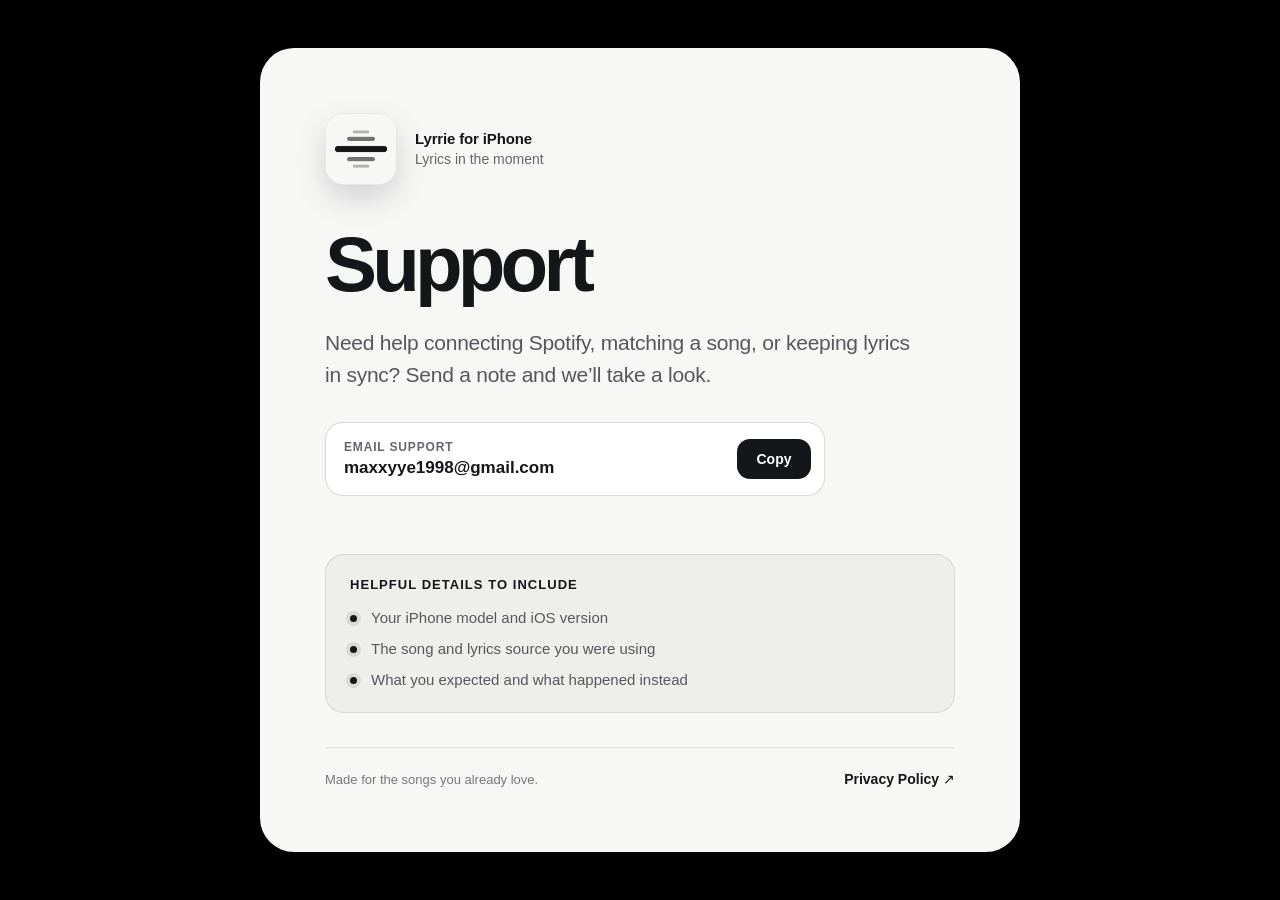
<file: index.html>
<!doctype html>
<html lang="en">
  <head>
    <meta charset="utf-8" />
    <meta name="viewport" content="width=device-width, initial-scale=1" />
    <title>Lyrrie Support</title>
    <meta
      name="description"
      content="Support and privacy information for Lyrrie, synchronized lyrics for Spotify on iPhone."
    />
    <link rel="icon" href="assets/app-icon.png" />
    <link rel="apple-touch-icon" href="assets/app-icon.png" />
    <link rel="stylesheet" href="styles.css" />
    <meta property="og:type" content="website" />
    <meta property="og:url" content="https://maxpoi.github.io/Lyrrie/" />
    <meta property="og:title" content="Lyrrie — Lyrics in the moment" />
    <meta
      property="og:description"
      content="Support and privacy information for Lyrrie on iPhone."
    />
    <meta property="og:image" content="https://maxpoi.github.io/Lyrrie/assets/og.png" />
    <meta property="og:image:width" content="1536" />
    <meta property="og:image:height" content="1024" />
    <meta property="og:image:alt" content="Lyrrie — Lyrics in the moment" />
    <meta name="twitter:card" content="summary_large_image" />
    <meta name="twitter:title" content="Lyrrie — Lyrics in the moment" />
    <meta
      name="twitter:description"
      content="Support and privacy information for Lyrrie on iPhone."
    />
    <meta name="twitter:image" content="https://maxpoi.github.io/Lyrrie/assets/og.png" />
    <script src="script.js" defer></script>
  </head>
  <body>
    <main class="page-shell">
      <article class="support-card">
        <header class="card-header">
          <img class="app-icon" src="assets/app-icon.png" alt="Lyrrie app icon" />
          <div>
            <p class="eyebrow">Lyrrie for iPhone</p>
            <p class="microcopy">Lyrics in the moment</p>
          </div>
        </header>

        <section class="hero-copy">
          <h1>Support</h1>
          <p class="lede">
            Need help connecting Spotify, matching a song, or keeping lyrics in sync?
            Send a note and we’ll take a look.
          </p>
        </section>

        <div class="email-block">
          <button class="copy-email" type="button" data-copy-email aria-describedby="copy-status">
            <span class="email-content">
              <span class="email-label">Email support</span>
              <span class="email-address">maxxyye1998@gmail.com</span>
            </span>
            <span class="copy-action" data-copy-action>Copy</span>
          </button>
          <p class="copy-status" id="copy-status" data-copy-status aria-live="polite"></p>
        </div>

        <section class="help-note" aria-labelledby="help-note-title">
          <p class="section-kicker" id="help-note-title">Helpful details to include</p>
          <ul>
            <li>Your iPhone model and iOS version</li>
            <li>The song and lyrics source you were using</li>
            <li>What you expected and what happened instead</li>
          </ul>
        </section>

        <footer class="card-footer">
          <p>Made for the songs you already love.</p>
          <a class="text-link" href="privacy/">Privacy Policy <span aria-hidden="true">↗</span></a>
        </footer>
      </article>
    </main>
  </body>
</html>
</file>
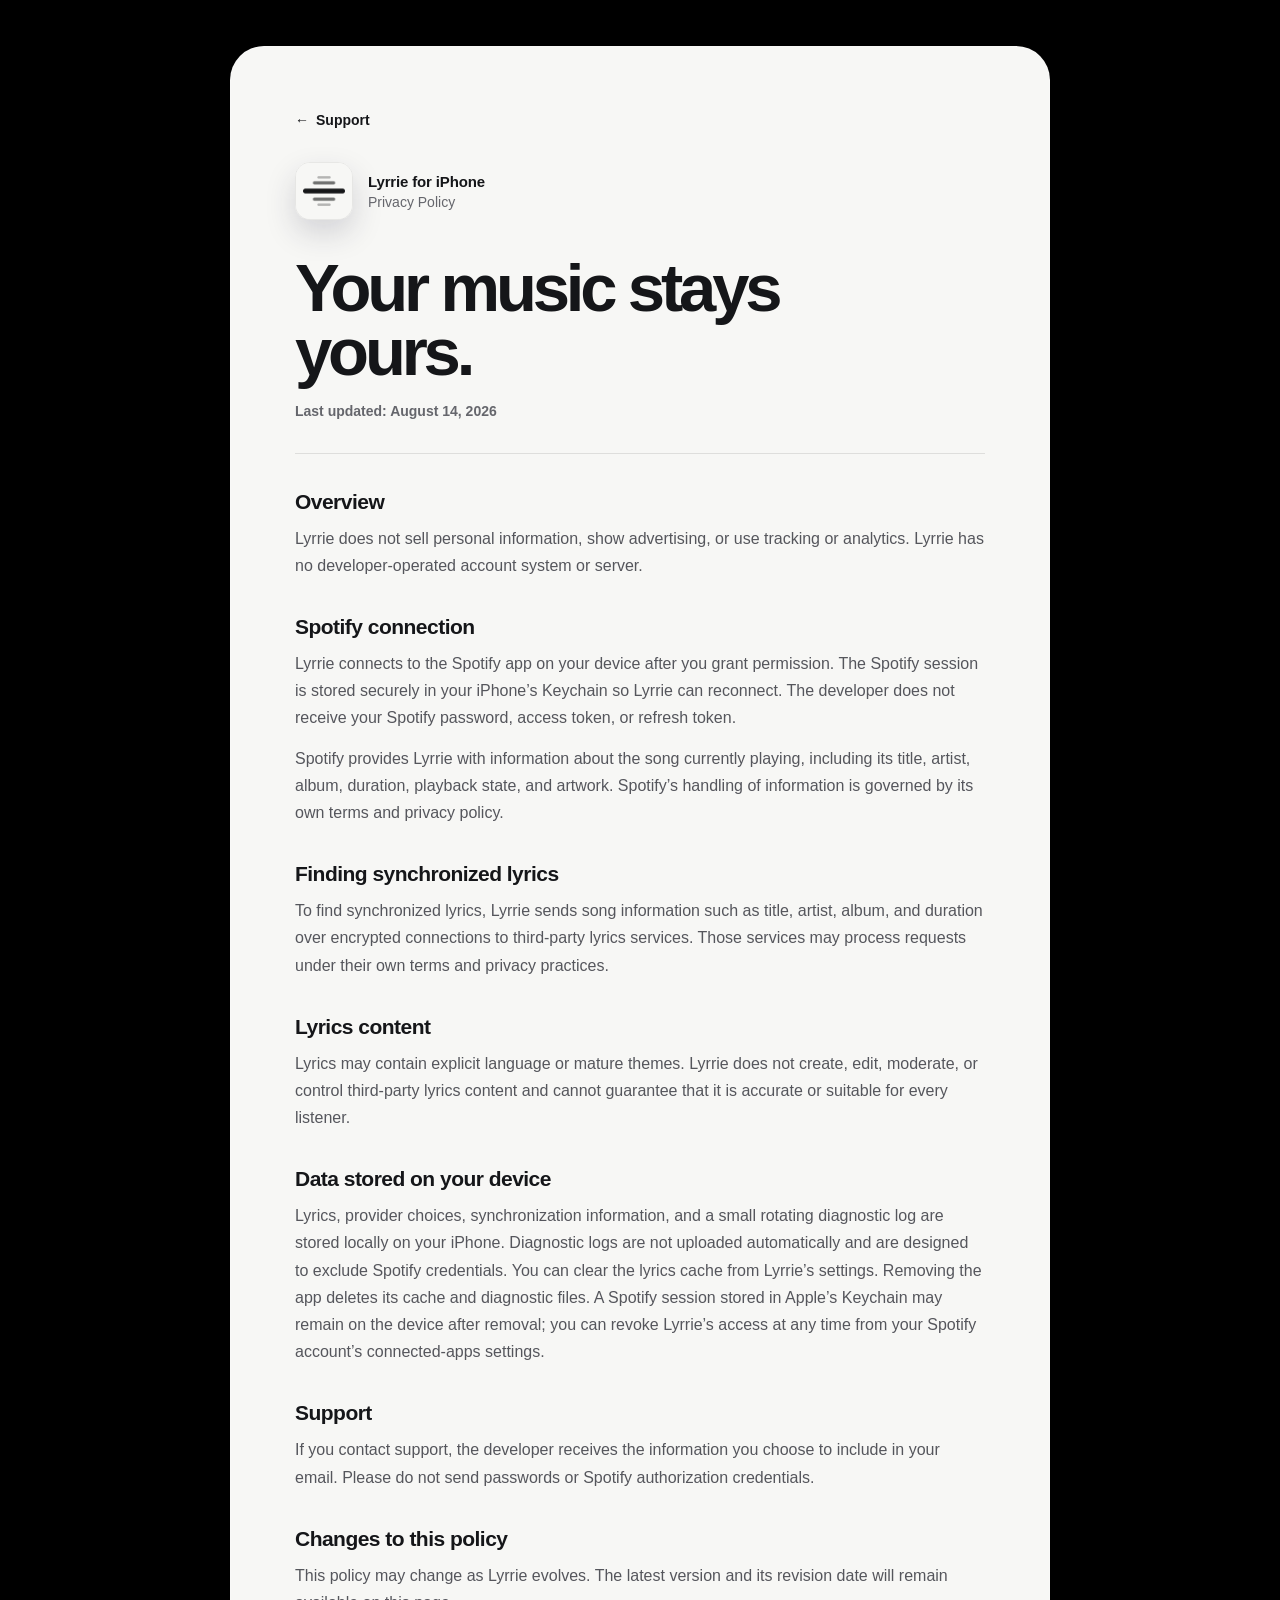
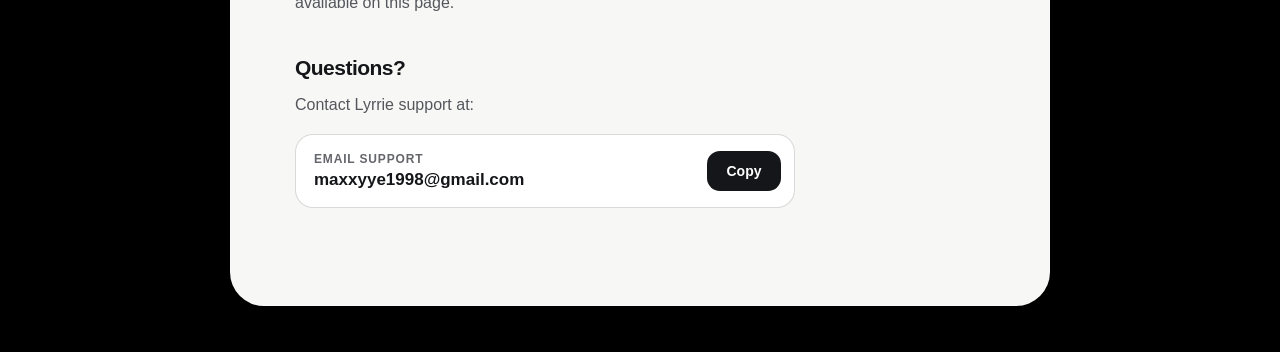
<file: privacy/index.html>
<!doctype html>
<html lang="en">
  <head>
    <meta charset="utf-8" />
    <meta name="viewport" content="width=device-width, initial-scale=1" />
    <title>Privacy Policy — Lyrrie</title>
    <meta
      name="description"
      content="How Lyrrie handles Spotify sessions, song details, and lyrics."
    />
    <link rel="icon" href="../assets/app-icon.png" />
    <link rel="apple-touch-icon" href="../assets/app-icon.png" />
    <link rel="stylesheet" href="../styles.css" />
    <meta property="og:type" content="website" />
    <meta property="og:url" content="https://maxpoi.github.io/Lyrrie/privacy/" />
    <meta property="og:title" content="Privacy Policy — Lyrrie" />
    <meta
      property="og:description"
      content="How Lyrrie handles Spotify sessions, song details, and lyrics."
    />
    <meta property="og:image" content="https://maxpoi.github.io/Lyrrie/assets/og.png" />
    <meta property="og:image:width" content="1536" />
    <meta property="og:image:height" content="1024" />
    <meta property="og:image:alt" content="Lyrrie — Lyrics in the moment" />
    <meta name="twitter:card" content="summary_large_image" />
    <script src="../script.js" defer></script>
  </head>
  <body>
    <main class="page-shell policy-shell">
      <article class="support-card policy-card">
        <a class="back-link" href="../"><span aria-hidden="true">←</span> Support</a>

        <header class="card-header policy-header">
          <img
            class="app-icon policy-icon"
            src="../assets/app-icon.png"
            alt="Lyrrie app icon"
          />
          <div>
            <p class="eyebrow">Lyrrie for iPhone</p>
            <p class="microcopy">Privacy Policy</p>
          </div>
        </header>

        <section class="hero-copy policy-title">
          <h1>Your music stays yours.</h1>
          <p class="updated">Last updated: August 14, 2026</p>
        </section>

        <div class="policy-content">
          <section>
            <h2>Overview</h2>
            <p>
              Lyrrie does not sell personal information, show advertising, or use
              tracking or analytics. Lyrrie has no developer-operated account system
              or server.
            </p>
          </section>

          <section>
            <h2>Spotify connection</h2>
            <p>
              Lyrrie connects to the Spotify app on your device after you grant
              permission. The Spotify session is stored securely in your iPhone’s
              Keychain so Lyrrie can reconnect. The developer does not receive your
              Spotify password, access token, or refresh token.
            </p>
            <p>
              Spotify provides Lyrrie with information about the song currently
              playing, including its title, artist, album, duration, playback state,
              and artwork. Spotify’s handling of information is governed by its own
              terms and privacy policy.
            </p>
          </section>

          <section>
            <h2>Finding synchronized lyrics</h2>
            <p>
              To find synchronized lyrics, Lyrrie sends song information such as
              title, artist, album, and duration over encrypted connections to
              third-party lyrics services. Those services may process requests under
              their own terms and privacy practices.
            </p>
          </section>

          <section>
            <h2>Lyrics content</h2>
            <p>
              Lyrics may contain explicit language or mature themes. Lyrrie does not
              create, edit, moderate, or control third-party lyrics content and cannot
              guarantee that it is accurate or suitable for every listener.
            </p>
          </section>

          <section>
            <h2>Data stored on your device</h2>
            <p>
              Lyrics, provider choices, synchronization information, and a small
              rotating diagnostic log are stored locally on your iPhone. Diagnostic
              logs are not uploaded automatically and are designed to exclude Spotify
              credentials. You can clear the lyrics cache from Lyrrie’s settings.
              Removing the app deletes its cache and diagnostic files. A Spotify
              session stored in Apple’s Keychain may remain on the device after
              removal; you can revoke Lyrrie’s access at any time from your Spotify
              account’s connected-apps settings.
            </p>
          </section>

          <section>
            <h2>Support</h2>
            <p>
              If you contact support, the developer receives the information you
              choose to include in your email. Please do not send passwords or Spotify
              authorization credentials.
            </p>
          </section>

          <section>
            <h2>Changes to this policy</h2>
            <p>
              This policy may change as Lyrrie evolves. The latest version and its
              revision date will remain available on this page.
            </p>
          </section>

          <section class="policy-contact">
            <h2>Questions?</h2>
            <p>Contact Lyrrie support at:</p>
            <div class="email-block email-block-compact">
              <button
                class="copy-email"
                type="button"
                data-copy-email
                aria-describedby="privacy-copy-status"
              >
                <span class="email-content">
                  <span class="email-label">Email support</span>
                  <span class="email-address">maxxyye1998@gmail.com</span>
                </span>
                <span class="copy-action" data-copy-action>Copy</span>
              </button>
              <p
                class="copy-status"
                id="privacy-copy-status"
                data-copy-status
                aria-live="polite"
              ></p>
            </div>
          </section>
        </div>
      </article>
    </main>
  </body>
</html>
</file>
<file: styles.css>
:root {
  --ink: #151619;
  --muted: #65666c;
  --paper: #f7f7f5;
  --line: rgb(21 22 25 / 11%);
  --night: #000;
}

* {
  box-sizing: border-box;
}

html {
  min-width: 320px;
  background: var(--night);
}

body {
  min-height: 100vh;
  margin: 0;
  color: var(--ink);
  background: #000;
  font-family: -apple-system, BlinkMacSystemFont, "SF Pro Display", "SF Pro Text",
    "Segoe UI", sans-serif;
  font-synthesis: none;
  text-rendering: optimizeLegibility;
}

button,
a {
  -webkit-tap-highlight-color: transparent;
}

button {
  font: inherit;
}

.page-shell {
  display: grid;
  min-height: 100vh;
  place-items: center;
  padding: 46px 20px;
}

.support-card {
  width: min(100%, 760px);
  padding: clamp(28px, 6vw, 64px);
  border: 1px solid rgb(255 255 255 / 16%);
  border-radius: 34px;
  background: var(--paper);
}

.card-header {
  display: flex;
  align-items: center;
  gap: 18px;
}

.app-icon {
  display: block;
  width: 72px;
  height: 72px;
  flex: none;
  border: 1px solid rgb(21 22 25 / 7%);
  border-radius: 19px;
  box-shadow: 0 13px 30px rgb(35 34 64 / 17%),
    0 1px 0 rgb(255 255 255 / 80%) inset;
}

.eyebrow,
.microcopy,
.section-kicker,
.updated {
  margin: 0;
}

.eyebrow {
  font-size: 15px;
  font-weight: 760;
  letter-spacing: -0.01em;
}

.microcopy {
  margin-top: 4px;
  color: var(--muted);
  font-size: 14px;
}

.hero-copy {
  margin-top: 42px;
}

h1 {
  max-width: 650px;
  margin: 0;
  font-size: clamp(52px, 10vw, 78px);
  font-weight: 760;
  letter-spacing: -0.062em;
  line-height: 0.96;
}

.lede {
  max-width: 590px;
  margin: 25px 0 30px;
  color: #56575e;
  font-size: clamp(18px, 2.4vw, 21px);
  letter-spacing: -0.012em;
  line-height: 1.56;
}

.copy-email {
  display: flex;
  width: min(100%, 500px);
  min-height: 74px;
  align-items: center;
  justify-content: space-between;
  gap: 20px;
  padding: 12px 13px 12px 18px;
  border: 1px solid rgb(21 22 25 / 16%);
  border-radius: 18px;
  color: var(--ink);
  background: #fff;
  cursor: pointer;
  text-align: left;
  transition: border-color 160ms ease, transform 160ms ease;
}

.copy-email:hover {
  border-color: rgb(21 22 25 / 48%);
  transform: translateY(-1px);
}

.copy-email:focus-visible,
.text-link:focus-visible,
.back-link:focus-visible {
  outline: 3px solid rgb(21 22 25 / 24%);
  outline-offset: 4px;
}

.email-content {
  display: grid;
  min-width: 0;
  gap: 4px;
}

.email-label {
  color: var(--muted);
  font-size: 12px;
  font-weight: 720;
  letter-spacing: 0.07em;
  text-transform: uppercase;
}

.email-address {
  overflow: hidden;
  font-size: clamp(14px, 2.5vw, 17px);
  font-weight: 680;
  text-overflow: ellipsis;
  white-space: nowrap;
}

.copy-action {
  min-width: 74px;
  flex: none;
  padding: 12px 14px;
  border-radius: 13px;
  color: #fff;
  background: var(--ink);
  font-size: 14px;
  font-weight: 760;
  text-align: center;
}

.copy-status {
  min-height: 20px;
  margin: 8px 0 0 5px;
  font-size: 13px;
  font-weight: 650;
}

.help-note {
  margin-top: 30px;
  padding: 22px 24px;
  border: 1px solid var(--line);
  border-radius: 19px;
  background: #eeeeeb;
}

.section-kicker {
  font-size: 13px;
  font-weight: 780;
  letter-spacing: 0.08em;
  text-transform: uppercase;
}

.help-note ul {
  display: grid;
  margin: 15px 0 0;
  padding: 0;
  gap: 9px;
  list-style: none;
}

.help-note li {
  position: relative;
  padding-left: 21px;
  color: #57585e;
  font-size: 15px;
  line-height: 1.45;
}

.help-note li::before {
  position: absolute;
  top: 0.55em;
  left: 0;
  width: 7px;
  height: 7px;
  border-radius: 999px;
  background: var(--ink);
  box-shadow: 0 0 0 4px rgb(21 22 25 / 9%);
  content: "";
}

.card-footer {
  display: flex;
  align-items: center;
  justify-content: space-between;
  gap: 24px;
  margin-top: 34px;
  padding-top: 23px;
  border-top: 1px solid var(--line);
}

.card-footer p {
  margin: 0;
  color: #77787e;
  font-size: 13px;
}

.text-link,
.back-link {
  color: var(--ink);
  font-size: 14px;
  font-weight: 750;
  text-decoration: none;
}

.text-link:hover,
.back-link:hover {
  text-decoration: underline;
  text-decoration-thickness: 1.5px;
  text-underline-offset: 4px;
}

.policy-shell {
  align-items: start;
}

.policy-card {
  width: min(100%, 820px);
}

.back-link {
  display: inline-flex;
  align-items: center;
  gap: 7px;
  margin-bottom: 34px;
}

.policy-header {
  gap: 15px;
}

.policy-icon {
  width: 58px;
  height: 58px;
  border-radius: 15px;
}

.policy-title {
  margin-top: 36px;
  padding-bottom: 34px;
  border-bottom: 1px solid var(--line);
}

.policy-title h1 {
  font-size: clamp(43px, 8vw, 67px);
}

.updated {
  margin-top: 18px;
  color: var(--muted);
  font-size: 14px;
  font-weight: 600;
}

.policy-content section {
  margin-top: 36px;
}

.policy-content h2 {
  margin: 0 0 11px;
  font-size: 21px;
  letter-spacing: -0.025em;
}

.policy-content p {
  margin: 0 0 13px;
  color: #55565c;
  font-size: 16px;
  line-height: 1.7;
}

.policy-contact {
  padding-top: 4px;
}

.email-block-compact {
  margin-top: 16px;
}

@media (max-width: 620px) {
  .page-shell {
    place-items: start center;
    padding: 16px 12px;
  }

  .support-card {
    padding: 29px 24px 30px;
    border-radius: 26px;
  }

  .card-header {
    gap: 14px;
  }

  .app-icon {
    width: 62px;
    height: 62px;
    border-radius: 16px;
  }

  .hero-copy {
    margin-top: 34px;
  }

  .lede {
    margin-top: 20px;
  }

  .copy-email {
    min-height: 70px;
    gap: 10px;
    padding-left: 15px;
  }

  .copy-action {
    min-width: 67px;
    padding: 11px 10px;
  }

  .help-note {
    padding: 20px;
  }

  .card-footer {
    align-items: flex-start;
    flex-direction: column;
    gap: 13px;
  }

  .policy-header .app-icon {
    width: 54px;
    height: 54px;
  }
}

@media (prefers-reduced-motion: reduce) {
  .copy-email {
    transition: none;
  }
}
</file>
